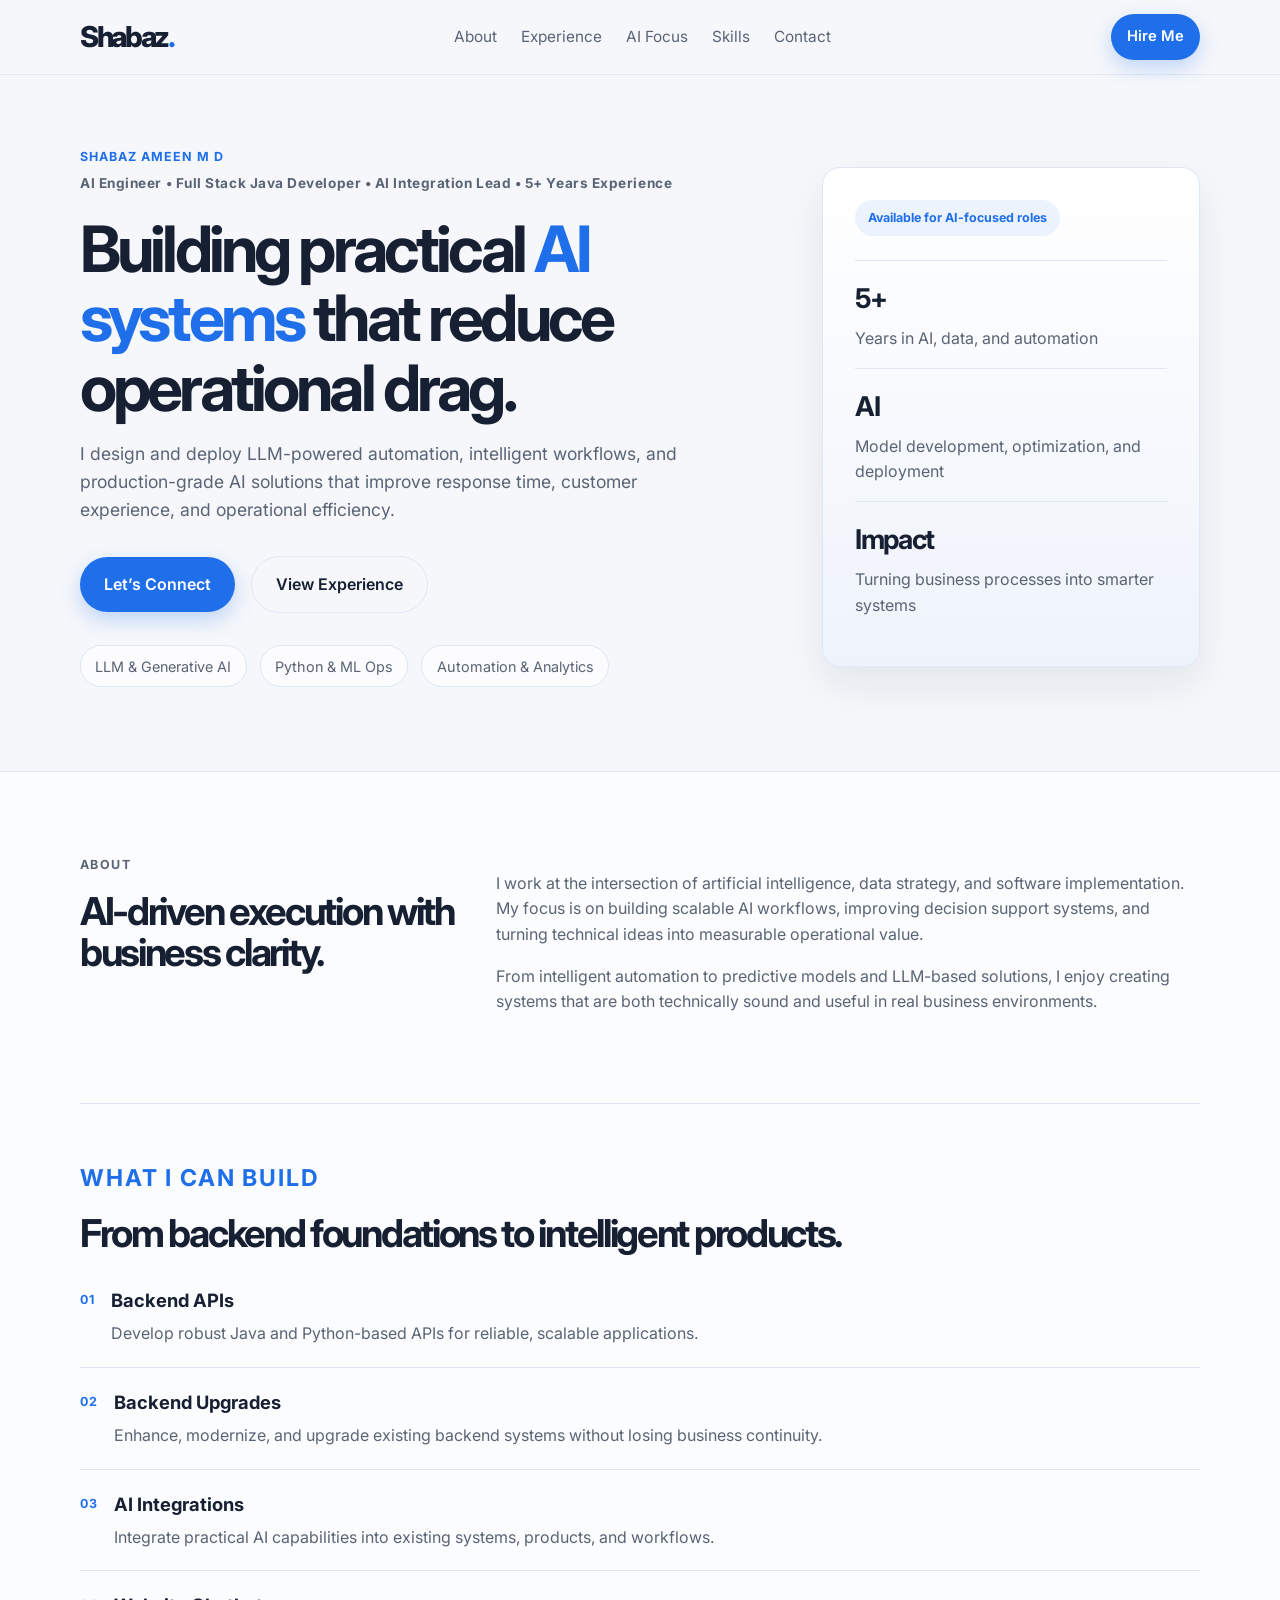
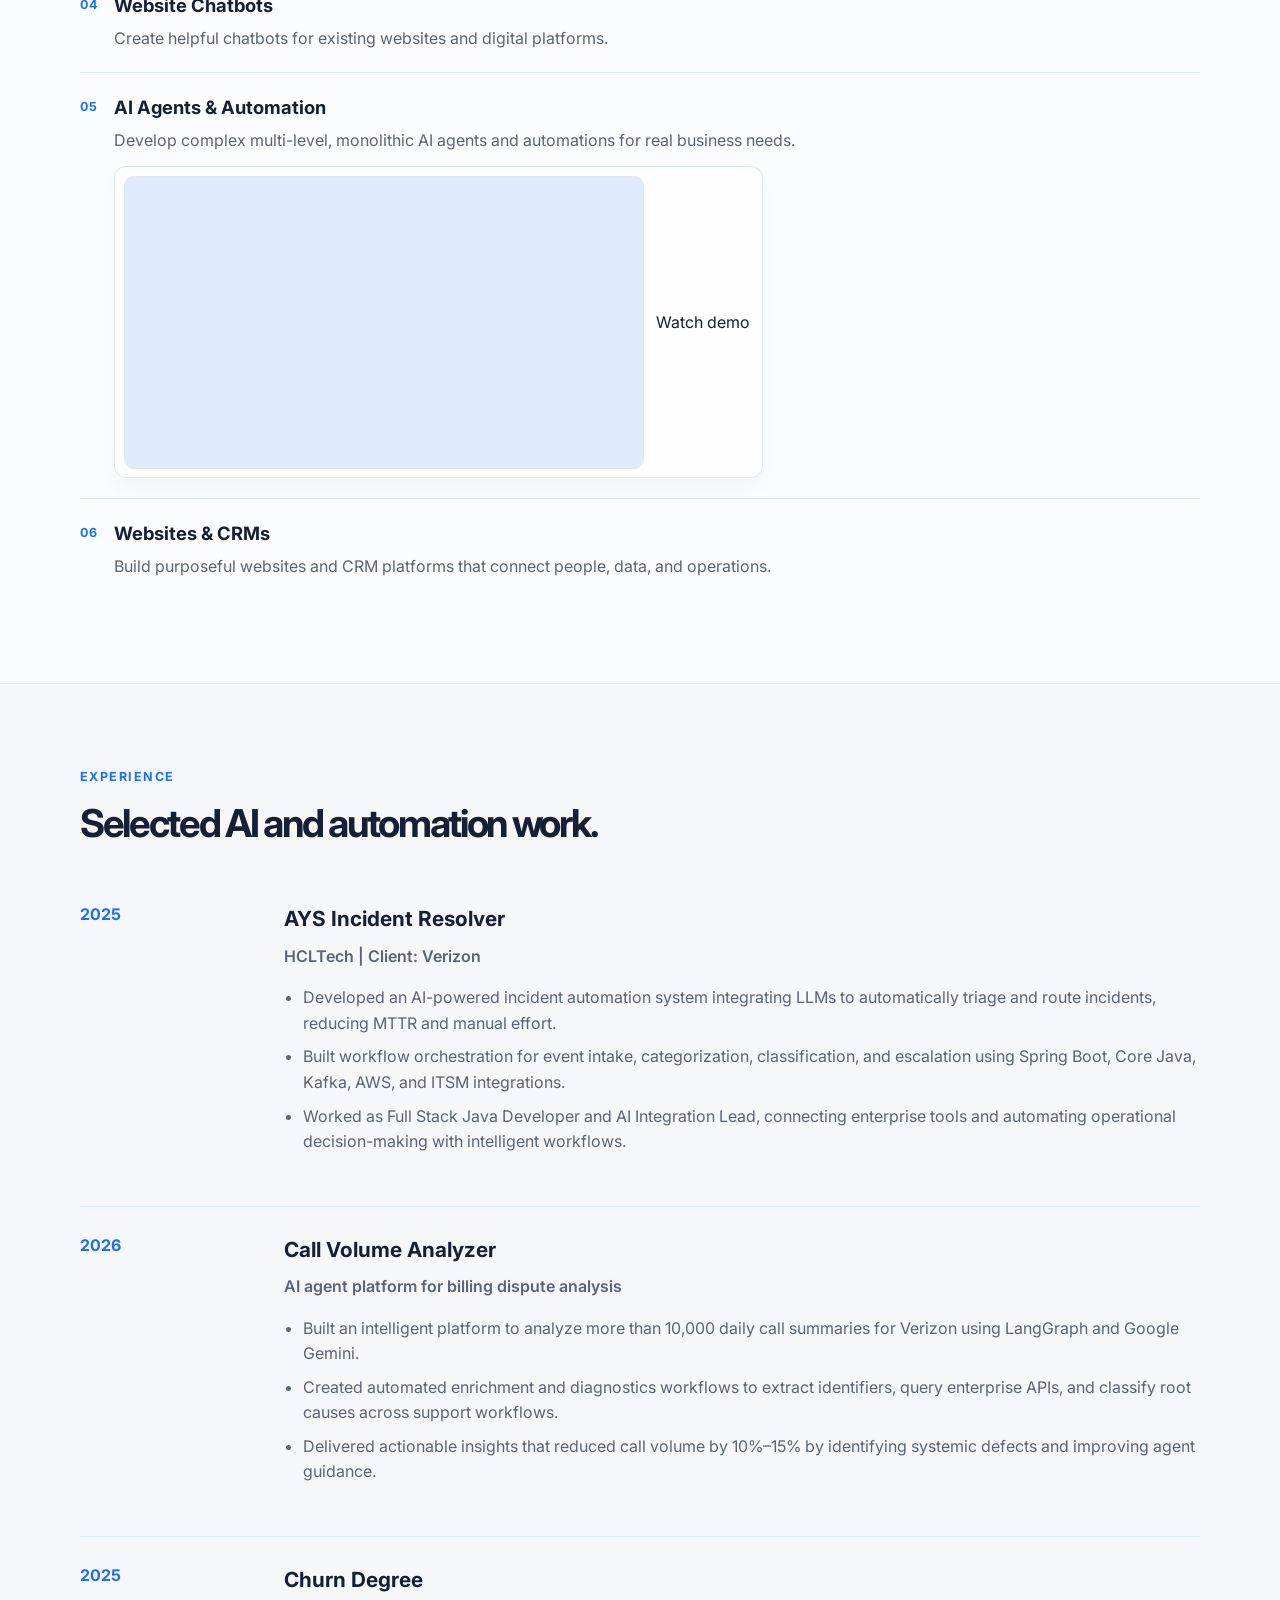
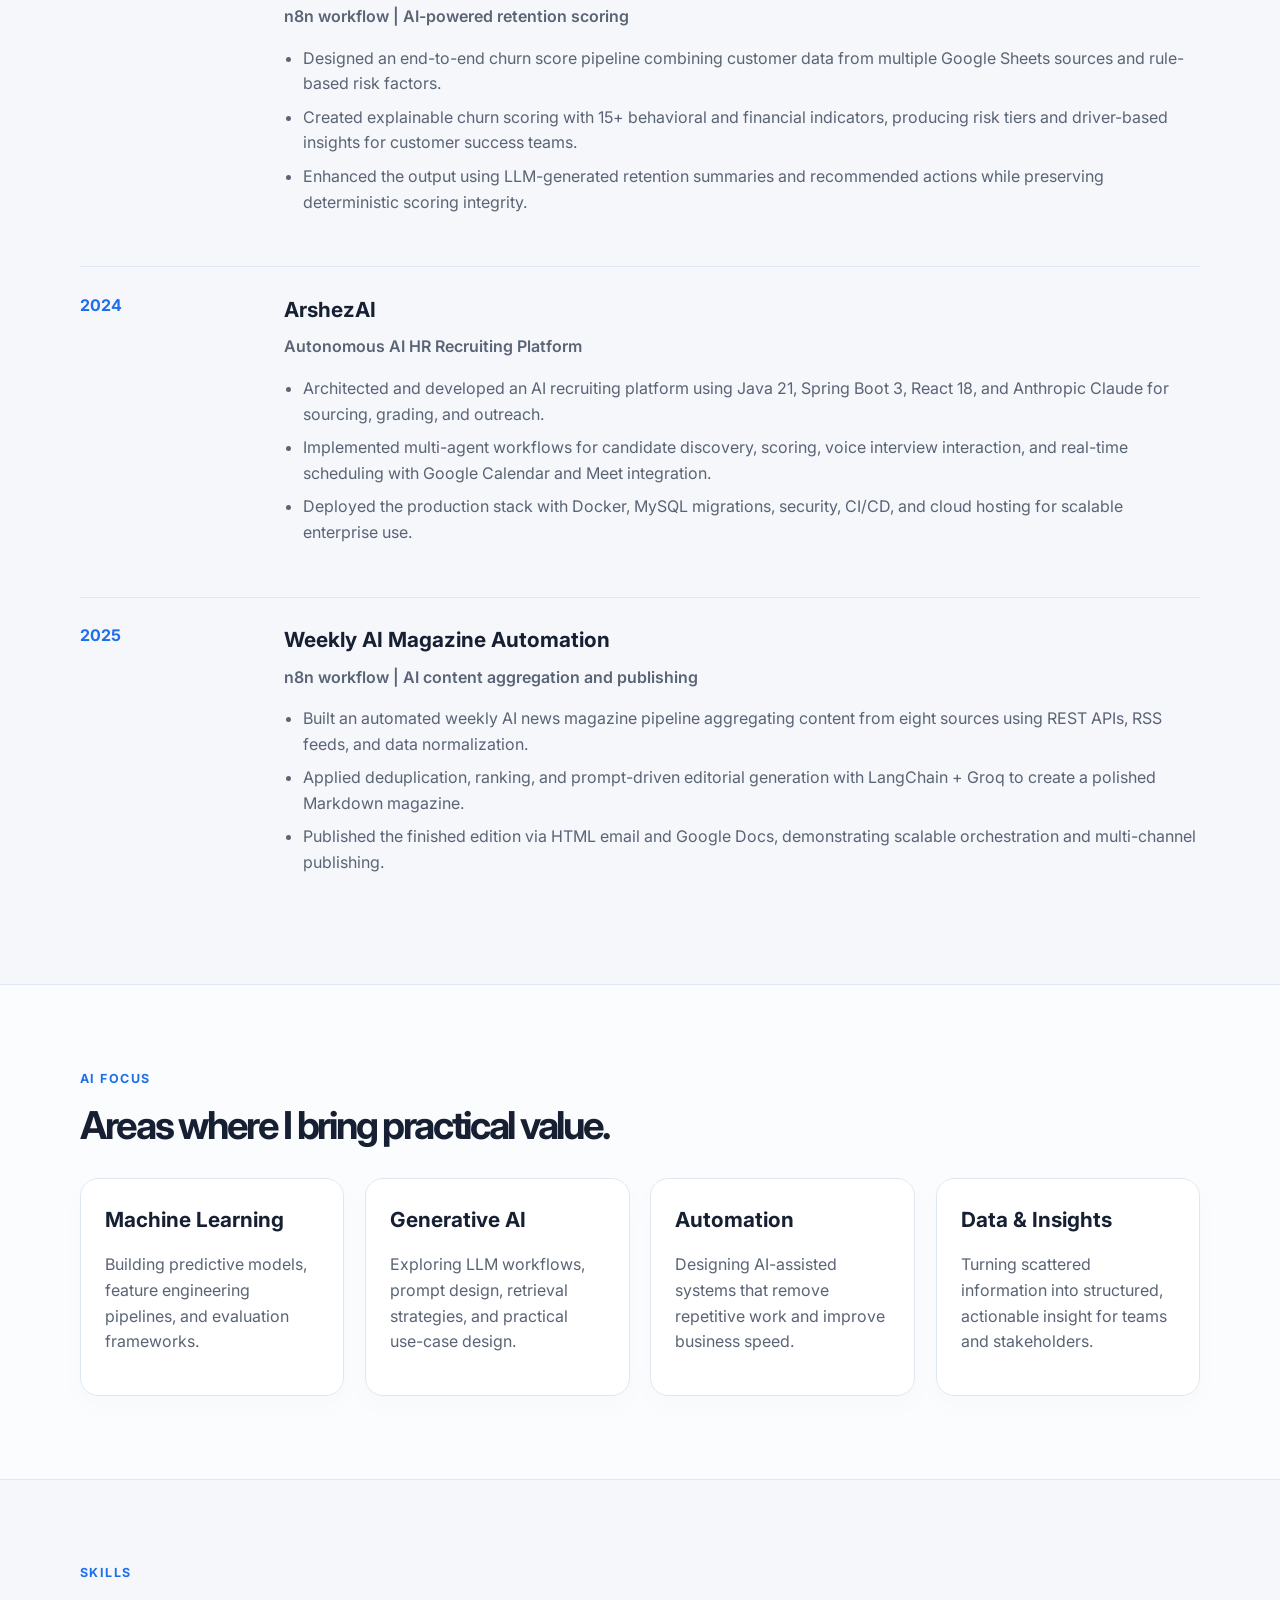
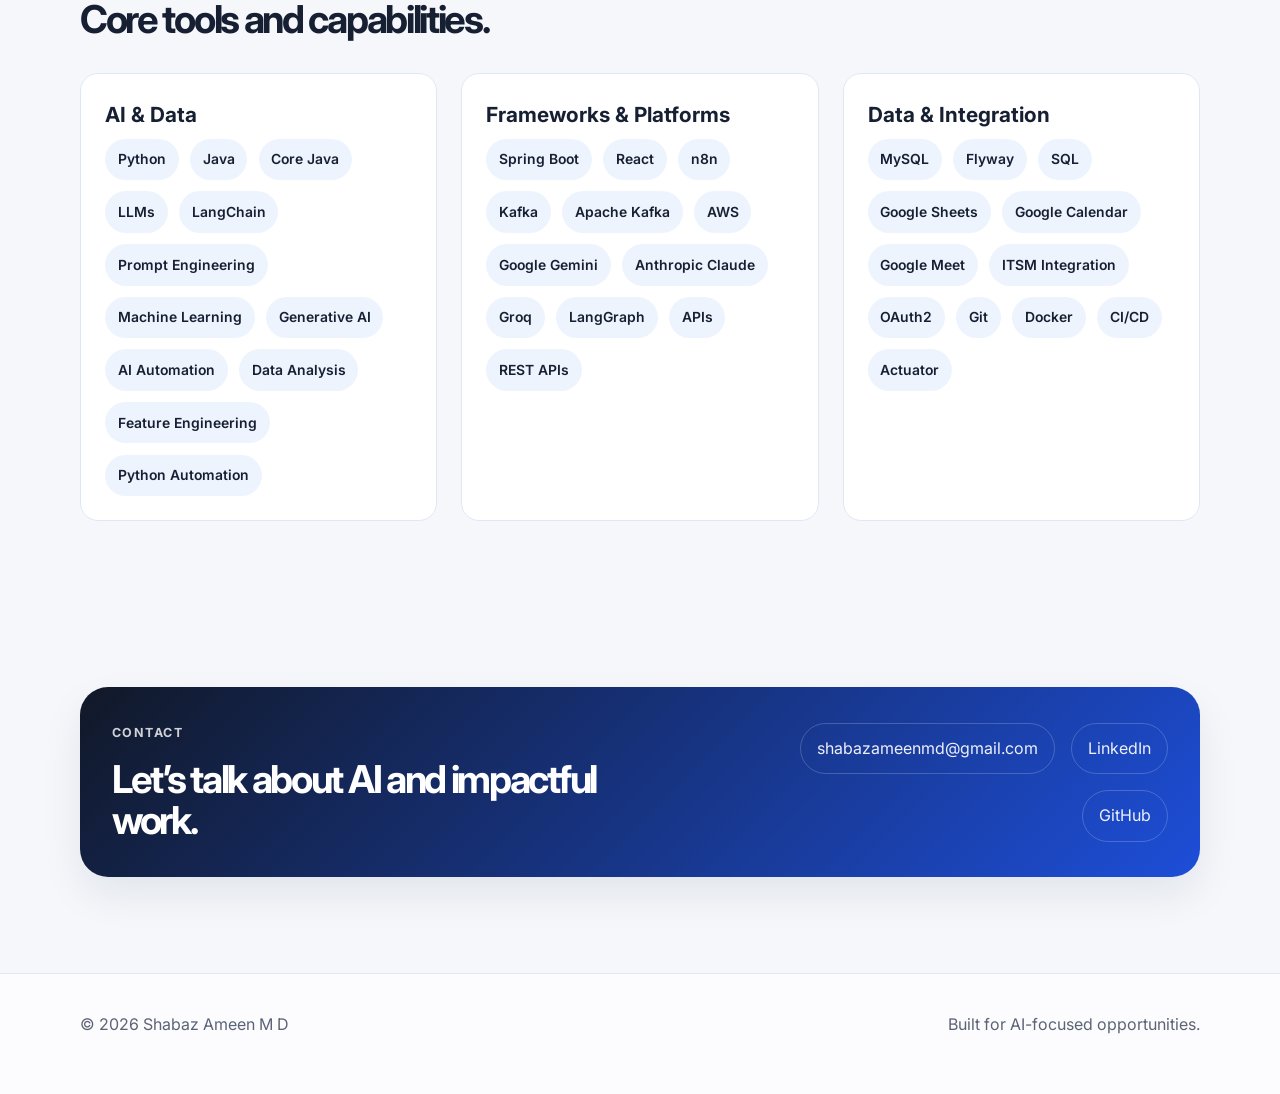
<file: index.html>
<!DOCTYPE html>
<html lang="en">
  <head>
    <meta charset="UTF-8" />
    <meta name="viewport" content="width=device-width, initial-scale=1.0" />
    <meta
      name="description"
      content="AI-focused portfolio website for a data and machine learning professional."
    />
    <title>Shabaz | AI Portfolio</title>
    <link rel="preconnect" href="https://fonts.googleapis.com" />
    <link rel="preconnect" href="https://fonts.gstatic.com" crossorigin />
    <link
      href="https://fonts.googleapis.com/css2?family=Inter:wght@400;500;600;700;800&display=swap"
      rel="stylesheet"
    />
    <link rel="stylesheet" href="styles.css" />
  </head>
  <body>
    <header class="site-header">
      <div class="container nav-wrap">
        <a href="#top" class="brand" aria-label="Home">Shabaz<span>.</span></a>
        <nav class="site-nav" aria-label="Main navigation">
          <a href="#about">About</a>
          <a href="#experience">Experience</a>
          <a href="#focus">AI Focus</a>
          <a href="#skills">Skills</a>
          <a href="#contact">Contact</a>
        </nav>
        <a href="#contact" class="button button-primary small">Hire Me</a>
      </div>
    </header>

    <main id="top">
      <section class="hero section">
        <div class="container hero-inner">
          <div class="hero-copy">
            <p class="eyebrow">Shabaz Ameen M D</p>
            <p class="eyebrow secondary-eyebrow">AI Engineer • Full Stack Java Developer • AI Integration Lead • 5+ Years Experience</p>
            <h1>
              Building practical <span>AI systems</span> that reduce operational drag.
            </h1>
            <p class="lead">
              I design and deploy LLM-powered automation, intelligent workflows, and production-grade
              AI solutions that improve response time, customer experience, and operational efficiency.
            </p>
            <div class="hero-actions">
              <a href="#contact" class="button button-primary">Let’s Connect</a>
              <a href="#experience" class="button button-secondary">View Experience</a>
            </div>
            <ul class="hero-meta" aria-label="Quick profile summary">
              <li>LLM & Generative AI</li>
              <li>Python & ML Ops</li>
              <li>Automation & Analytics</li>
            </ul>
          </div>
          <div class="hero-card" aria-label="Professional profile card">
            <div class="profile-badge">Available for AI-focused roles</div>
            <div class="mini-stat">
              <strong>5+</strong>
              <span>Years in AI, data, and automation</span>
            </div>
            <div class="mini-stat">
              <strong>AI</strong>
              <span>Model development, optimization, and deployment</span>
            </div>
            <div class="mini-stat">
              <strong>Impact</strong>
              <span>Turning business processes into smarter systems</span>
            </div>
          </div>
        </div>
      </section>

      <section id="about" class="section muted-section">
        <div class="container split-block">
          <div>
            <p class="section-tag">About</p>
            <h2>AI-driven execution with business clarity.</h2>
          </div>
          <div>
            <p>
              I work at the intersection of artificial intelligence, data strategy, and
              software implementation. My focus is on building scalable AI workflows,
              improving decision support systems, and turning technical ideas into
              measurable operational value.
            </p>
            <p>
              From intelligent automation to predictive models and LLM-based solutions,
              I enjoy creating systems that are both technically sound and useful in
              real business environments.
            </p>
          </div>
        </div>
        <div class="container build-section">
          <div class="section-heading">
            <p class="section-tag">What I can build</p>
            <h2>From backend foundations to intelligent products.</h2>
          </div>
          <ul class="build-list">
            <li class="build-item">
              <span class="build-number">01</span>
              <h3>Backend APIs</h3>
              <p>Develop robust Java and Python-based APIs for reliable, scalable applications.</p>
            </li>
            <li class="build-item">
              <span class="build-number">02</span>
              <h3>Backend Upgrades</h3>
              <p>Enhance, modernize, and upgrade existing backend systems without losing business continuity.</p>
            </li>
            <li class="build-item">
              <span class="build-number">03</span>
              <h3>AI Integrations</h3>
              <p>Integrate practical AI capabilities into existing systems, products, and workflows.</p>
            </li>
            <li class="build-item">
              <span class="build-number">04</span>
              <h3>Website Chatbots</h3>
              <p>Create helpful chatbots for existing websites and digital platforms.</p>
            </li>
            <li class="build-item">
              <span class="build-number">05</span>
              <h3>AI Agents & Automation</h3>
              <p>Develop complex multi-level, monolithic AI agents and automations for real business needs.</p>
              <div class="video-link">
                <iframe
                  class="video-thumb"
                  src="https://www.loom.com/embed/f15ad1527b0849ad9ffdea50b806119b?hide_owner=true&hide_share=true&hide_title=true"
                  title="AI Agents & Automation Loom demo"
                  frameborder="0"
                  allow="autoplay; fullscreen"
                  allowfullscreen
                ></iframe>
                <a
                  href="https://www.loom.com/share/f15ad1527b0849ad9ffdea50b806119b"
                  target="_blank"
                  rel="noreferrer"
                  aria-label="Watch AI Agents & Automation demo on Loom"
                >
                  Watch demo
                </a>
              </div>
            </li>
            <li class="build-item">
              <span class="build-number">06</span>
              <h3>Websites & CRMs</h3>
              <p>Build purposeful websites and CRM platforms that connect people, data, and operations.</p>
            </li>
          </ul>
        </div>
      </section>

      <section id="experience" class="section">
        <div class="container">
          <div class="section-heading">
            <p class="section-tag">Experience</p>
            <h2>Selected AI and automation work.</h2>
          </div>

          <div class="timeline">
            <article class="timeline-item">
              <div class="timeline-date">2025</div>
              <div class="timeline-content">
                <h3>AYS Incident Resolver</h3>
                <p class="meta">HCLTech | Client: Verizon</p>
                <ul>
                  <li>Developed an AI-powered incident automation system integrating LLMs to automatically triage and route incidents, reducing MTTR and manual effort.</li>
                  <li>Built workflow orchestration for event intake, categorization, classification, and escalation using Spring Boot, Core Java, Kafka, AWS, and ITSM integrations.</li>
                  <li>Worked as Full Stack Java Developer and AI Integration Lead, connecting enterprise tools and automating operational decision-making with intelligent workflows.</li>
                </ul>
              </div>
            </article>

            <article class="timeline-item">
              <div class="timeline-date">2026</div>
              <div class="timeline-content">
                <h3>Call Volume Analyzer</h3>
                <p class="meta">AI agent platform for billing dispute analysis</p>
                <ul>
                  <li>Built an intelligent platform to analyze more than 10,000 daily call summaries for Verizon using LangGraph and Google Gemini.</li>
                  <li>Created automated enrichment and diagnostics workflows to extract identifiers, query enterprise APIs, and classify root causes across support workflows.</li>
                  <li>Delivered actionable insights that reduced call volume by 10%–15% by identifying systemic defects and improving agent guidance.</li>
                </ul>
              </div>
            </article>

            <article class="timeline-item">
              <div class="timeline-date">2025</div>
              <div class="timeline-content">
                <h3>Churn Degree</h3>
                <p class="meta">n8n workflow | AI-powered retention scoring</p>
                <ul>
                  <li>Designed an end-to-end churn score pipeline combining customer data from multiple Google Sheets sources and rule-based risk factors.</li>
                  <li>Created explainable churn scoring with 15+ behavioral and financial indicators, producing risk tiers and driver-based insights for customer success teams.</li>
                  <li>Enhanced the output using LLM-generated retention summaries and recommended actions while preserving deterministic scoring integrity.</li>
                </ul>
              </div>
            </article>

            <article class="timeline-item">
              <div class="timeline-date">2024</div>
              <div class="timeline-content">
                <h3>ArshezAI</h3>
                <p class="meta">Autonomous AI HR Recruiting Platform</p>
                <ul>
                  <li>Architected and developed an AI recruiting platform using Java 21, Spring Boot 3, React 18, and Anthropic Claude for sourcing, grading, and outreach.</li>
                  <li>Implemented multi-agent workflows for candidate discovery, scoring, voice interview interaction, and real-time scheduling with Google Calendar and Meet integration.</li>
                  <li>Deployed the production stack with Docker, MySQL migrations, security, CI/CD, and cloud hosting for scalable enterprise use.</li>
                </ul>
              </div>
            </article>

            <article class="timeline-item">
              <div class="timeline-date">2025</div>
              <div class="timeline-content">
                <h3>Weekly AI Magazine Automation</h3>
                <p class="meta">n8n workflow | AI content aggregation and publishing</p>
                <ul>
                  <li>Built an automated weekly AI news magazine pipeline aggregating content from eight sources using REST APIs, RSS feeds, and data normalization.</li>
                  <li>Applied deduplication, ranking, and prompt-driven editorial generation with LangChain + Groq to create a polished Markdown magazine.</li>
                  <li>Published the finished edition via HTML email and Google Docs, demonstrating scalable orchestration and multi-channel publishing.</li>
                </ul>
              </div>
            </article>
          </div>
        </div>
      </section>

      <section id="focus" class="section muted-section">
        <div class="container">
          <div class="section-heading">
            <p class="section-tag">AI Focus</p>
            <h2>Areas where I bring practical value.</h2>
          </div>
          <div class="cards-grid">
            <article class="info-card">
              <h3>Machine Learning</h3>
              <p>Building predictive models, feature engineering pipelines, and evaluation frameworks.</p>
            </article>
            <article class="info-card">
              <h3>Generative AI</h3>
              <p>Exploring LLM workflows, prompt design, retrieval strategies, and practical use-case design.</p>
            </article>
            <article class="info-card">
              <h3>Automation</h3>
              <p>Designing AI-assisted systems that remove repetitive work and improve business speed.</p>
            </article>
            <article class="info-card">
              <h3>Data & Insights</h3>
              <p>Turning scattered information into structured, actionable insight for teams and stakeholders.</p>
            </article>
          </div>
        </div>
      </section>

      <section id="skills" class="section">
        <div class="container">
          <div class="section-heading">
            <p class="section-tag">Skills</p>
            <h2>Core tools and capabilities.</h2>
          </div>
          <div class="skills-wrap">
            <div class="skill-group">
              <h3>AI & Data</h3>
              <div class="tags">
                <span>Python</span>
                <span>Java</span>
                <span>Core Java</span>
                <span>LLMs</span>
                <span>LangChain</span>
                <span>Prompt Engineering</span>
                <span>Machine Learning</span>
                <span>Generative AI</span>
                <span>AI Automation</span>
                <span>Data Analysis</span>
                <span>Feature Engineering</span>
                <span>Python Automation</span>
              </div>
            </div>
            <div class="skill-group">
              <h3>Frameworks & Platforms</h3>
              <div class="tags">
                <span>Spring Boot</span>
                <span>React</span>
                <span>n8n</span>
                <span>Kafka</span>
                <span>Apache Kafka</span>
                <span>AWS</span>
                <span>Google Gemini</span>
                <span>Anthropic Claude</span>
                <span>Groq</span>
                <span>LangGraph</span>
                <span>APIs</span>
                <span>REST APIs</span>
              </div>
            </div>
            <div class="skill-group">
              <h3>Data & Integration</h3>
              <div class="tags">
                <span>MySQL</span>
                <span>Flyway</span>
                <span>SQL</span>
                <span>Google Sheets</span>
                <span>Google Calendar</span>
                <span>Google Meet</span>
                <span>ITSM Integration</span>
                <span>OAuth2</span>
                <span>Git</span>
                <span>Docker</span>
                <span>CI/CD</span>
                <span>Actuator</span>
              </div>
            </div>
          </div>
        </div>
      </section>

      <section id="contact" class="section contact-section">
        <div class="container contact-box">
          <div>
            <p class="section-tag">Contact</p>
            <h2>Let’s talk about AI and impactful work.</h2>
          </div>
          <div class="contact-links">
            <a href="mailto:shabazameenmd@gmail.com">shabazameenmd@gmail.com</a>
            <a href="https://www.linkedin.com/in/shabaz-amin" target="_blank" rel="noreferrer">LinkedIn</a>
            <a href="https://github.com" target="_blank" rel="noreferrer">GitHub</a>
          </div>
        </div>
      </section>
    </main>

    <footer class="site-footer">
      <div class="container footer-inner">
        <p>© <span id="year"></span> Shabaz Ameen M D</p>
        <p>Built for AI-focused opportunities.</p>
      </div>
    </footer>

    <script src="script.js"></script>
  </body>
</html>
</file>
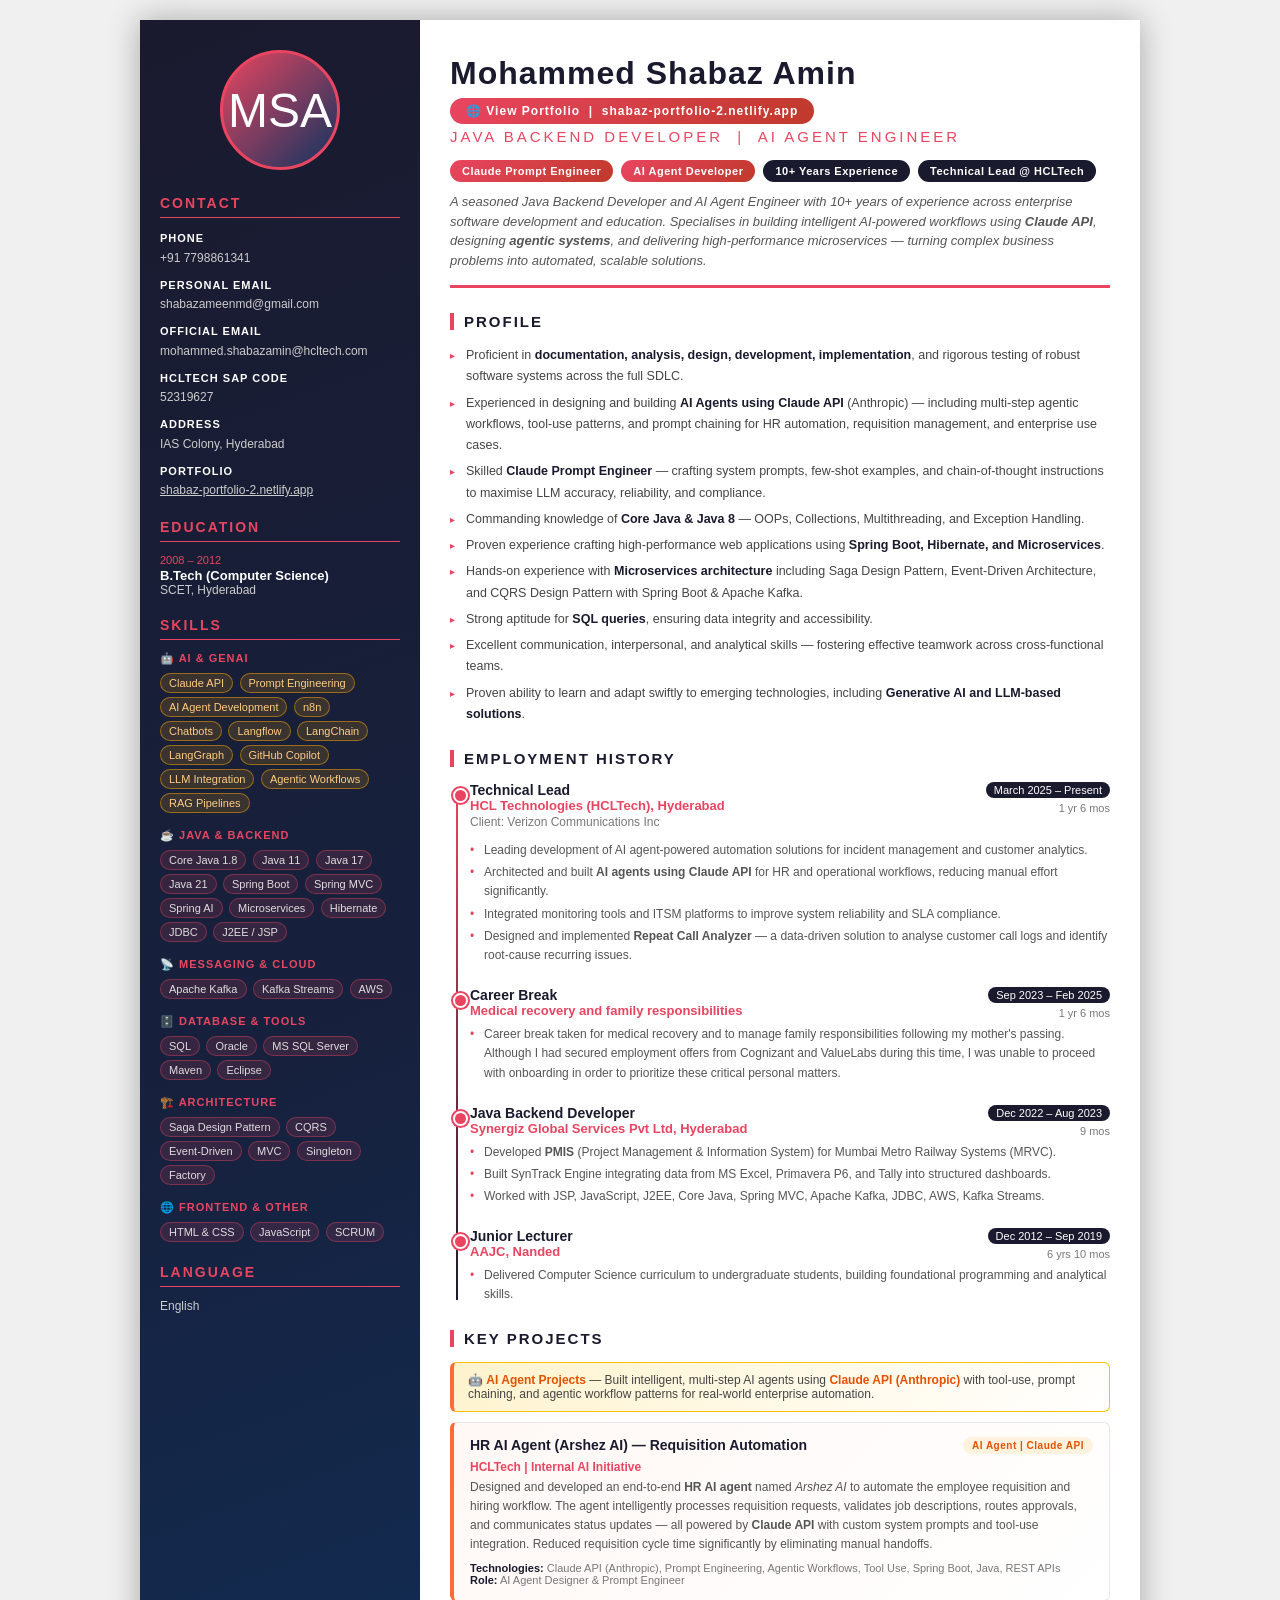
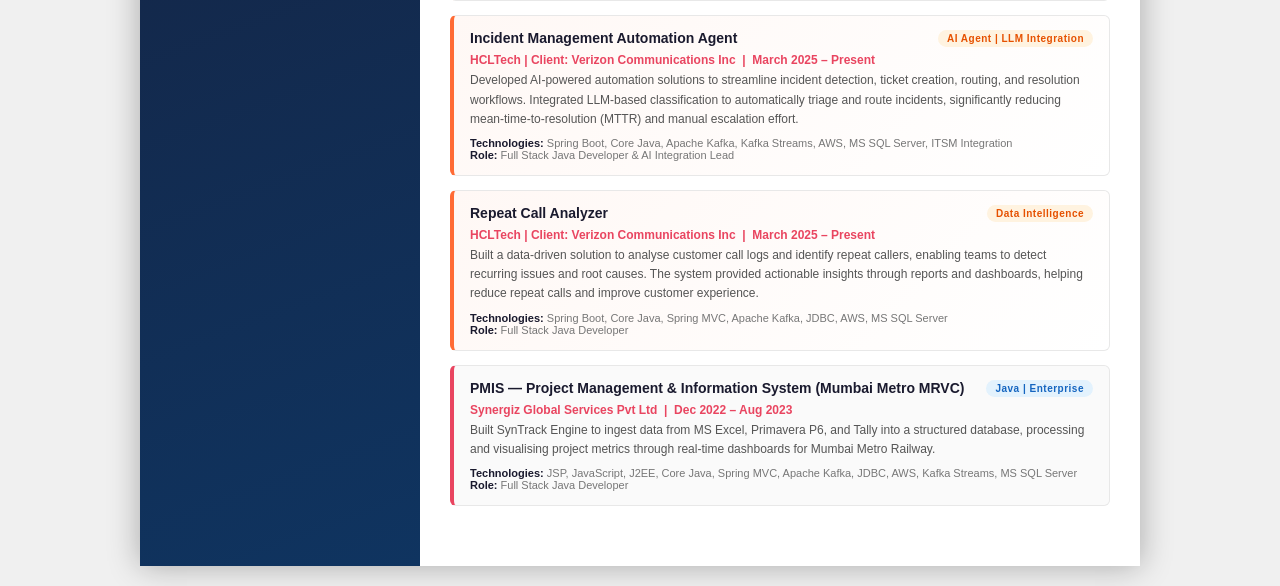
<file: Mohammed_Shabaz_Amin_Resume.html>
<!DOCTYPE html>
<html lang="en">
<head>
<meta charset="UTF-8">
<meta name="viewport" content="width=device-width, initial-scale=1.0">
<title>Mohammed Shabaz Amin - Resume</title>
<style>
  * { margin: 0; padding: 0; box-sizing: border-box; }
  body { font-family: 'Segoe UI', Arial, sans-serif; background: #f0f0f0; }

  .resume {
    display: grid;
    grid-template-columns: 280px 1fr;
    max-width: 1000px;
    margin: 20px auto;
    box-shadow: 0 0 30px rgba(0,0,0,0.3);
    min-height: 100vh;
  }

  /* LEFT SIDEBAR */
  .sidebar {
    background: linear-gradient(160deg, #1a1a2e 0%, #16213e 50%, #0f3460 100%);
    color: #fff;
    padding: 30px 20px;
  }

  .photo-container {
    text-align: center;
    margin-bottom: 25px;
  }

  .photo-placeholder {
    width: 120px;
    height: 120px;
    border-radius: 50%;
    background: linear-gradient(135deg, #e94560, #0f3460);
    margin: 0 auto 10px;
    display: flex;
    align-items: center;
    justify-content: center;
    font-size: 48px;
    color: #fff;
    border: 3px solid #e94560;
  }

  .sidebar h2 {
    font-size: 14px;
    color: #e94560;
    text-transform: uppercase;
    letter-spacing: 2px;
    margin: 20px 0 12px;
    border-bottom: 1px solid #e94560;
    padding-bottom: 6px;
  }

  .contact-item {
    margin-bottom: 10px;
    font-size: 12px;
    line-height: 1.5;
    color: #ccc;
  }

  .contact-item strong {
    color: #fff;
    display: block;
    font-size: 11px;
    text-transform: uppercase;
    letter-spacing: 1px;
    margin-bottom: 2px;
  }

  .education-item {
    margin-bottom: 12px;
    font-size: 12px;
    color: #ccc;
  }

  .education-item .degree {
    color: #fff;
    font-weight: bold;
    font-size: 13px;
  }

  .education-item .year {
    color: #e94560;
    font-size: 11px;
    margin-bottom: 2px;
  }

  /* Skills */
  .skill-category {
    margin-bottom: 14px;
  }

  .skill-category-title {
    font-size: 11px;
    color: #e94560;
    text-transform: uppercase;
    letter-spacing: 1px;
    margin-bottom: 6px;
    font-weight: bold;
  }

  .skill-tag {
    display: inline-block;
    background: rgba(233, 69, 96, 0.15);
    border: 1px solid rgba(233, 69, 96, 0.4);
    color: #ddd;
    padding: 3px 8px;
    border-radius: 12px;
    font-size: 11px;
    margin: 2px 2px 2px 0;
  }

  .skill-tag.ai {
    background: rgba(255, 165, 0, 0.15);
    border-color: rgba(255, 165, 0, 0.5);
    color: #ffcc80;
  }

  .lang-item {
    font-size: 12px;
    color: #ccc;
    margin-bottom: 5px;
  }

  /* RIGHT MAIN CONTENT */
  .main {
    background: #fff;
    padding: 35px 30px;
  }

  .header {
    border-bottom: 3px solid #e94560;
    padding-bottom: 15px;
    margin-bottom: 25px;
  }

  .header h1 {
    font-size: 32px;
    color: #1a1a2e;
    font-weight: 700;
    letter-spacing: 1px;
  }

  .header .title {
    font-size: 15px;
    color: #e94560;
    letter-spacing: 3px;
    text-transform: uppercase;
    margin-top: 4px;
    font-weight: 500;
  }

  .header .tagline {
    margin-top: 10px;
    font-size: 13px;
    color: #555;
    font-style: italic;
    line-height: 1.5;
  }

  /* Badge strip */
  .badge-strip {
    display: flex;
    flex-wrap: wrap;
    gap: 8px;
    margin: 15px 0 5px;
  }

  .badge {
    background: #1a1a2e;
    color: #fff;
    padding: 5px 12px;
    border-radius: 20px;
    font-size: 11px;
    font-weight: 600;
    letter-spacing: 0.5px;
  }

  .badge.ai-badge {
    background: linear-gradient(135deg, #e94560, #c0392b);
  }

  section { margin-bottom: 25px; }

  section h3 {
    font-size: 15px;
    color: #1a1a2e;
    text-transform: uppercase;
    letter-spacing: 2px;
    border-left: 4px solid #e94560;
    padding-left: 10px;
    margin-bottom: 15px;
    font-weight: 700;
  }

  /* Profile bullets */
  .profile-list {
    list-style: none;
    padding: 0;
  }

  .profile-list li {
    font-size: 12.5px;
    color: #444;
    line-height: 1.7;
    padding-left: 16px;
    position: relative;
    margin-bottom: 5px;
  }

  .profile-list li::before {
    content: '▸';
    color: #e94560;
    position: absolute;
    left: 0;
    font-size: 10px;
    top: 2px;
  }

  .profile-list li strong {
    color: #1a1a2e;
  }

  /* Timeline */
  .timeline { position: relative; padding-left: 20px; }

  .timeline::before {
    content: '';
    position: absolute;
    left: 6px;
    top: 5px;
    bottom: 5px;
    width: 2px;
    background: linear-gradient(to bottom, #e94560, #1a1a2e);
  }

  .timeline-item {
    position: relative;
    margin-bottom: 22px;
  }

  .timeline-item::before {
    content: '';
    position: absolute;
    left: -17px;
    top: 6px;
    width: 11px;
    height: 11px;
    background: #e94560;
    border-radius: 50%;
    border: 2px solid #fff;
    box-shadow: 0 0 0 2px #e94560;
  }

  .timeline-item .job-header {
    display: flex;
    justify-content: space-between;
    align-items: flex-start;
    flex-wrap: wrap;
  }

  .timeline-item .role {
    font-size: 14px;
    font-weight: 700;
    color: #1a1a2e;
  }

  .timeline-item .company {
    font-size: 13px;
    color: #e94560;
    font-weight: 600;
  }

  .timeline-item .period {
    font-size: 11px;
    background: #1a1a2e;
    color: #fff;
    padding: 2px 8px;
    border-radius: 10px;
    white-space: nowrap;
  }

  .period-group {
    display: flex;
    flex-direction: column;
    align-items: flex-end;
    gap: 4px;
  }

  .timeline-item .duration {
    font-size: 11px;
    color: #777;
    white-space: nowrap;
  }

  .timeline-item .client {
    font-size: 12px;
    color: #777;
    margin: 2px 0 6px;
  }

  .timeline-item ul {
    list-style: none;
    padding: 0;
    margin-top: 6px;
  }

  .timeline-item ul li {
    font-size: 12px;
    color: #555;
    padding-left: 14px;
    position: relative;
    margin-bottom: 3px;
    line-height: 1.6;
  }

  .timeline-item ul li::before {
    content: '•';
    color: #e94560;
    position: absolute;
    left: 0;
  }

  /* Projects */
  .project-card {
    border: 1px solid #e8e8e8;
    border-left: 4px solid #e94560;
    border-radius: 6px;
    padding: 14px 16px;
    margin-bottom: 14px;
    background: #fafafa;
  }

  .project-card.ai-project {
    border-left-color: #ff6b35;
    background: linear-gradient(135deg, #fff8f5, #fff);
  }

  .project-card .proj-header {
    display: flex;
    justify-content: space-between;
    align-items: flex-start;
    margin-bottom: 6px;
    flex-wrap: wrap;
    gap: 6px;
  }

  .project-card .proj-title {
    font-size: 14px;
    font-weight: 700;
    color: #1a1a2e;
  }

  .project-card .proj-badge {
    font-size: 10px;
    padding: 3px 9px;
    border-radius: 12px;
    font-weight: 600;
    letter-spacing: 0.5px;
  }

  .proj-badge.java { background: #e3f2fd; color: #1565c0; }
  .proj-badge.ai-tag { background: #fff3e0; color: #e65100; }

  .project-card .proj-org {
    font-size: 12px;
    color: #e94560;
    font-weight: 600;
    margin-bottom: 4px;
  }

  .project-card .proj-desc {
    font-size: 12px;
    color: #555;
    line-height: 1.6;
    margin-bottom: 8px;
  }

  .project-card .tech-stack {
    font-size: 11px;
    color: #777;
  }

  .project-card .tech-stack strong { color: #1a1a2e; }

  .ai-highlight {
    background: linear-gradient(135deg, #fff3cd, #fff);
    border: 1px solid #ffc107;
    border-left: 4px solid #ff6b35;
    border-radius: 6px;
    padding: 10px 14px;
    margin-bottom: 10px;
    font-size: 12px;
    color: #444;
  }

  .ai-highlight strong { color: #e65100; }

  @media print {
    body { background: none; }
    .resume { margin: 0; box-shadow: none; max-width: none; }
  }
</style>
</head>
<body>
<div class="resume">

  <!-- SIDEBAR -->
  <div class="sidebar">
    <div class="photo-container">
      <div class="photo-placeholder">MSA</div>
    </div>

    <h2>Contact</h2>
    <div class="contact-item">
      <strong>Phone</strong>+91 7798861341
    </div>
    <div class="contact-item">
      <strong>Personal Email</strong>shabazameenmd@gmail.com
    </div>
    <div class="contact-item">
      <strong>Official Email</strong>mohammed.shabazamin@hcltech.com
    </div>
    <div class="contact-item">
      <strong>HCLTech SAP Code</strong>52319627
    </div>
    <div class="contact-item">
      <strong>Address</strong>IAS Colony, Hyderabad
    </div>
    <div class="contact-item">
      <strong>Portfolio</strong><a href="https://shabaz-portfolio-2.netlify.app/" target="_blank" rel="noopener noreferrer" style="color:inherit;text-decoration:underline;">shabaz-portfolio-2.netlify.app</a>
    </div>

    <h2>Education</h2>
    <div class="education-item">
      <div class="year">2008 – 2012</div>
      <div class="degree">B.Tech (Computer Science)</div>
      <div>SCET, Hyderabad</div>
    </div>

    <h2>Skills</h2>

    <div class="skill-category">
      <div class="skill-category-title">🤖 AI &amp; GenAI</div>
      <span class="skill-tag ai">Claude API</span>
      <span class="skill-tag ai">Prompt Engineering</span>
      <span class="skill-tag ai">AI Agent Development</span>
      <span class="skill-tag ai">n8n</span>
      <span class="skill-tag ai">Chatbots</span>
      <span class="skill-tag ai">Langflow</span>
      <span class="skill-tag ai">LangChain</span>
      <span class="skill-tag ai">LangGraph</span>
      <span class="skill-tag ai">GitHub Copilot</span>
      <span class="skill-tag ai">LLM Integration</span>
      <span class="skill-tag ai">Agentic Workflows</span>
      <span class="skill-tag ai">RAG Pipelines</span>
    </div>

    <div class="skill-category">
      <div class="skill-category-title">☕ Java &amp; Backend</div>
      <span class="skill-tag">Core Java 1.8</span>
      <span class="skill-tag">Java 11</span>
      <span class="skill-tag">Java 17</span>
      <span class="skill-tag">Java 21</span>
      <span class="skill-tag">Spring Boot</span>
      <span class="skill-tag">Spring MVC</span>
      <span class="skill-tag">Spring AI</span>
      <span class="skill-tag">Microservices</span>
      <span class="skill-tag">Hibernate</span>
      <span class="skill-tag">JDBC</span>
      <span class="skill-tag">J2EE / JSP</span>
    </div>

    <div class="skill-category">
      <div class="skill-category-title">📡 Messaging &amp; Cloud</div>
      <span class="skill-tag">Apache Kafka</span>
      <span class="skill-tag">Kafka Streams</span>
      <span class="skill-tag">AWS</span>
    </div>

    <div class="skill-category">
      <div class="skill-category-title">🗄️ Database &amp; Tools</div>
      <span class="skill-tag">SQL</span>
      <span class="skill-tag">Oracle</span>
      <span class="skill-tag">MS SQL Server</span>
      <span class="skill-tag">Maven</span>
      <span class="skill-tag">Eclipse</span>
    </div>

    <div class="skill-category">
      <div class="skill-category-title">🏗️ Architecture</div>
      <span class="skill-tag">Saga Design Pattern</span>
      <span class="skill-tag">CQRS</span>
      <span class="skill-tag">Event-Driven</span>
      <span class="skill-tag">MVC</span>
      <span class="skill-tag">Singleton</span>
      <span class="skill-tag">Factory</span>
    </div>

    <div class="skill-category">
      <div class="skill-category-title">🌐 Frontend &amp; Other</div>
      <span class="skill-tag">HTML &amp; CSS</span>
      <span class="skill-tag">JavaScript</span>
      <span class="skill-tag">SCRUM</span>
    </div>

    <h2>Language</h2>
    <div class="lang-item">English</div>
  </div>

  <!-- MAIN CONTENT -->
  <div class="main">
    <div class="header">
      <h1>Mohammed Shabaz Amin</h1>
      <div style="margin-top:6px;margin-bottom:2px;">
        <a href="https://shabaz-portfolio-2.netlify.app/" target="_blank" rel="noopener noreferrer" style="display:inline-flex;align-items:center;gap:6px;background:linear-gradient(135deg,#e94560,#c0392b);color:#fff;text-decoration:none;font-size:12px;font-weight:600;letter-spacing:1px;padding:6px 16px;border-radius:20px;">
          🌐 View Portfolio &nbsp;|&nbsp; shabaz-portfolio-2.netlify.app
        </a>
      </div>
      <div class="title">Java Backend Developer &nbsp;|&nbsp; AI Agent Engineer</div>
      <div class="badge-strip">
        <span class="badge ai-badge">Claude Prompt Engineer</span>
        <span class="badge ai-badge">AI Agent Developer</span>
        <span class="badge">10+ Years Experience</span>
        <span class="badge">Technical Lead @ HCLTech</span>
      </div>
      <div class="tagline">
        A seasoned Java Backend Developer and AI Agent Engineer with 10+ years of experience across
        enterprise software development and education. Specialises in building intelligent AI-powered
        workflows using <strong>Claude API</strong>, designing <strong>agentic systems</strong>, and
        delivering high-performance microservices — turning complex business problems into
        automated, scalable solutions.
      </div>
    </div>

    <!-- PROFILE -->
    <section>
      <h3>Profile</h3>
      <ul class="profile-list">
        <li>Proficient in <strong>documentation, analysis, design, development, implementation</strong>, and rigorous testing of robust software systems across the full SDLC.</li>
        <li>Experienced in designing and building <strong>AI Agents using Claude API</strong> (Anthropic) — including multi-step agentic workflows, tool-use patterns, and prompt chaining for HR automation, requisition management, and enterprise use cases.</li>
        <li>Skilled <strong>Claude Prompt Engineer</strong> — crafting system prompts, few-shot examples, and chain-of-thought instructions to maximise LLM accuracy, reliability, and compliance.</li>
        <li>Commanding knowledge of <strong>Core Java &amp; Java 8</strong> — OOPs, Collections, Multithreading, and Exception Handling.</li>
        <li>Proven experience crafting high-performance web applications using <strong>Spring Boot, Hibernate, and Microservices</strong>.</li>
        <li>Hands-on experience with <strong>Microservices architecture</strong> including Saga Design Pattern, Event-Driven Architecture, and CQRS Design Pattern with Spring Boot &amp; Apache Kafka.</li>
        <li>Strong aptitude for <strong>SQL queries</strong>, ensuring data integrity and accessibility.</li>
        <li>Excellent communication, interpersonal, and analytical skills — fostering effective teamwork across cross-functional teams.</li>
        <li>Proven ability to learn and adapt swiftly to emerging technologies, including <strong>Generative AI and LLM-based solutions</strong>.</li>
      </ul>
    </section>

    <!-- EMPLOYMENT -->
    <section>
      <h3>Employment History</h3>
      <div class="timeline">

        <div class="timeline-item">
          <div class="job-header">
            <div>
              <div class="role">Technical Lead</div>
              <div class="company">HCL Technologies (HCLTech), Hyderabad</div>
              <div class="client">Client: Verizon Communications Inc</div>
            </div>
            <div class="period-group">
              <span class="period">March 2025 – Present</span>
              <span class="duration">1 yr 6 mos</span>
            </div>
          </div>
          <ul>
            <li>Leading development of AI agent-powered automation solutions for incident management and customer analytics.</li>
            <li>Architected and built <strong>AI agents using Claude API</strong> for HR and operational workflows, reducing manual effort significantly.</li>
            <li>Integrated monitoring tools and ITSM platforms to improve system reliability and SLA compliance.</li>
            <li>Designed and implemented <strong>Repeat Call Analyzer</strong> — a data-driven solution to analyse customer call logs and identify root-cause recurring issues.</li>
          </ul>
        </div>

        <div class="timeline-item">
          <div class="job-header">
            <div>
              <div class="role">Career Break</div>
              <div class="company">Medical recovery and family responsibilities</div>
            </div>
            <div class="period-group">
              <span class="period">Sep 2023 – Feb 2025</span>
              <span class="duration">1 yr 6 mos</span>
            </div>
          </div>
          <ul>
            <li>Career break taken for medical recovery and to manage family responsibilities following my mother's passing. Although I had secured employment offers from Cognizant and ValueLabs during this time, I was unable to proceed with onboarding in order to prioritize these critical personal matters.</li>
          </ul>
        </div>

        <div class="timeline-item">
          <div class="job-header">
            <div>
              <div class="role">Java Backend Developer</div>
              <div class="company">Synergiz Global Services Pvt Ltd, Hyderabad</div>
            </div>
            <div class="period-group">
              <span class="period">Dec 2022 – Aug 2023</span>
              <span class="duration">9 mos</span>
            </div>
          </div>
          <ul>
            <li>Developed <strong>PMIS</strong> (Project Management &amp; Information System) for Mumbai Metro Railway Systems (MRVC).</li>
            <li>Built SynTrack Engine integrating data from MS Excel, Primavera P6, and Tally into structured dashboards.</li>
            <li>Worked with JSP, JavaScript, J2EE, Core Java, Spring MVC, Apache Kafka, JDBC, AWS, Kafka Streams.</li>
          </ul>
        </div>

        <div class="timeline-item">
          <div class="job-header">
            <div>
              <div class="role">Junior Lecturer</div>
              <div class="company">AAJC, Nanded</div>
            </div>
            <div class="period-group">
              <span class="period">Dec 2012 – Sep 2019</span>
              <span class="duration">6 yrs 10 mos</span>
            </div>
          </div>
          <ul>
            <li>Delivered Computer Science curriculum to undergraduate students, building foundational programming and analytical skills.</li>
          </ul>
        </div>

      </div>
    </section>

    <!-- PROJECTS -->
    <section>
      <h3>Key Projects</h3>

      <!-- AI Projects -->
      <div class="ai-highlight">
        🤖 <strong>AI Agent Projects</strong> — Built intelligent, multi-step AI agents using <strong>Claude API (Anthropic)</strong> with tool-use, prompt chaining, and agentic workflow patterns for real-world enterprise automation.
      </div>

      <div class="project-card ai-project">
        <div class="proj-header">
          <div class="proj-title">HR AI Agent (Arshez AI) — Requisition Automation</div>
          <span class="proj-badge ai-tag">AI Agent | Claude API</span>
        </div>
        <div class="proj-org">HCLTech | Internal AI Initiative</div>
        <div class="proj-desc">
          Designed and developed an end-to-end <strong>HR AI agent</strong> named <em>Arshez AI</em> to automate the employee requisition and hiring workflow. The agent intelligently processes requisition requests, validates job descriptions, routes approvals, and communicates status updates — all powered by <strong>Claude API</strong> with custom system prompts and tool-use integration. Reduced requisition cycle time significantly by eliminating manual handoffs.
        </div>
        <div class="tech-stack">
          <strong>Technologies:</strong> Claude API (Anthropic), Prompt Engineering, Agentic Workflows, Tool Use, Spring Boot, Java, REST APIs<br>
          <strong>Role:</strong> AI Agent Designer &amp; Prompt Engineer
        </div>
      </div>

      <div class="project-card ai-project">
        <div class="proj-header">
          <div class="proj-title">Incident Management Automation Agent</div>
          <span class="proj-badge ai-tag">AI Agent | LLM Integration</span>
        </div>
        <div class="proj-org">HCLTech | Client: Verizon Communications Inc &nbsp;|&nbsp; March 2025 – Present</div>
        <div class="proj-desc">
          Developed AI-powered automation solutions to streamline incident detection, ticket creation, routing, and resolution workflows. Integrated LLM-based classification to automatically triage and route incidents, significantly reducing mean-time-to-resolution (MTTR) and manual escalation effort.
        </div>
        <div class="tech-stack">
          <strong>Technologies:</strong> Spring Boot, Core Java, Apache Kafka, Kafka Streams, AWS, MS SQL Server, ITSM Integration<br>
          <strong>Role:</strong> Full Stack Java Developer &amp; AI Integration Lead
        </div>
      </div>

      <div class="project-card ai-project">
        <div class="proj-header">
          <div class="proj-title">Repeat Call Analyzer</div>
          <span class="proj-badge ai-tag">Data Intelligence</span>
        </div>
        <div class="proj-org">HCLTech | Client: Verizon Communications Inc &nbsp;|&nbsp; March 2025 – Present</div>
        <div class="proj-desc">
          Built a data-driven solution to analyse customer call logs and identify repeat callers, enabling teams to detect recurring issues and root causes. The system provided actionable insights through reports and dashboards, helping reduce repeat calls and improve customer experience.
        </div>
        <div class="tech-stack">
          <strong>Technologies:</strong> Spring Boot, Core Java, Spring MVC, Apache Kafka, JDBC, AWS, MS SQL Server<br>
          <strong>Role:</strong> Full Stack Java Developer
        </div>
      </div>

      <div class="project-card">
        <div class="proj-header">
          <div class="proj-title">PMIS — Project Management &amp; Information System (Mumbai Metro MRVC)</div>
          <span class="proj-badge java">Java | Enterprise</span>
        </div>
        <div class="proj-org">Synergiz Global Services Pvt Ltd &nbsp;|&nbsp; Dec 2022 – Aug 2023</div>
        <div class="proj-desc">
          Built SynTrack Engine to ingest data from MS Excel, Primavera P6, and Tally into a structured database, processing and visualising project metrics through real-time dashboards for Mumbai Metro Railway.
        </div>
        <div class="tech-stack">
          <strong>Technologies:</strong> JSP, JavaScript, J2EE, Core Java, Spring MVC, Apache Kafka, JDBC, AWS, Kafka Streams, MS SQL Server<br>
          <strong>Role:</strong> Full Stack Java Developer
        </div>
      </div>

    </section>

  </div>
</div>
</body>
</html>
</file>
<file: styles.css>
:root {
  --bg: #f5f7fb;
  --panel: #ffffff;
  --panel-alt: #eef3fb;
  --text: #172033;
  --muted: #5a6475;
  --line: #dfe7f4;
  --primary: #1f6feb;
  --primary-soft: rgba(31, 111, 235, 0.08);
  --shadow: 0 18px 40px rgba(17, 24, 39, 0.08);
  --radius: 18px;
}

* {
  box-sizing: border-box;
}

html {
  scroll-behavior: smooth;
}

body {
  margin: 0;
  font-family: "Inter", sans-serif;
  background: var(--bg);
  color: var(--text);
  line-height: 1.6;
}

a {
  color: inherit;
  text-decoration: none;
}

img {
  max-width: 100%;
  display: block;
}

.container {
  width: min(1120px, calc(100% - 2rem));
  margin: 0 auto;
}

.section {
  padding: 5.2rem 0;
}

.muted-section {
  background: rgba(255, 255, 255, 0.65);
  border-top: 1px solid var(--line);
  border-bottom: 1px solid var(--line);
}

.site-header {
  position: sticky;
  top: 0;
  z-index: 20;
  backdrop-filter: blur(14px);
  background: rgba(245, 247, 251, 0.8);
  border-bottom: 1px solid rgba(223, 231, 244, 0.8);
}

.nav-wrap {
  display: flex;
  align-items: center;
  justify-content: space-between;
  min-height: 74px;
  gap: 1rem;
}

.brand {
  font-size: 1.8rem;
  font-weight: 800;
  letter-spacing: -0.08em;
}

.brand span {
  color: var(--primary);
}

.site-nav {
  display: flex;
  align-items: center;
  gap: 1.5rem;
  color: var(--muted);
  font-size: 0.96rem;
}

.site-nav a {
  transition: color 0.2s ease;
}

.site-nav a:hover,
.site-nav a:focus-visible {
  color: var(--text);
}

.button {
  display: inline-flex;
  align-items: center;
  justify-content: center;
  border-radius: 999px;
  font-weight: 600;
  transition: transform 0.2s ease, box-shadow 0.2s ease;
}

.button:hover,
.button:focus-visible {
  transform: translateY(-1px);
}

.button-primary {
  background: var(--primary);
  color: #fff;
  padding: 0.9rem 1.5rem;
  box-shadow: 0 8px 20px rgba(31, 111, 235, 0.25);
}

.button-secondary {
  background: transparent;
  color: var(--text);
  border: 1px solid var(--line);
  padding: 0.9rem 1.5rem;
}

.button.small {
  padding: 0.7rem 1rem;
  font-size: 0.92rem;
}

.hero {
  padding-top: 4.5rem;
}

.hero-inner {
  display: grid;
  grid-template-columns: 1.3fr 0.7fr;
  align-items: center;
  gap: 2.5rem;
}

.eyebrow,
.section-tag {
  margin: 0 0 1rem;
  color: var(--primary);
  font-weight: 700;
  font-size: 0.78rem;
  letter-spacing: 0.12em;
  text-transform: uppercase;
}

.eyebrow {
  margin-bottom: 0.4rem;
  letter-spacing: 0.08em;
}

.secondary-eyebrow {
  color: var(--muted);
  letter-spacing: 0.04em;
  text-transform: none;
  font-size: 0.85rem;
  margin-bottom: 1.2rem;
}

.hero-copy h1,
.section-heading h2,
.split-block h2,
.contact-box h2 {
  margin: 0;
  letter-spacing: -0.06em;
  line-height: 1.08;
  color: var(--text);
}

.hero-copy h1 {
  font-size: clamp(2.5rem, 5vw, 4.6rem);
  max-width: 620px;
}

.hero-copy h1 span {
  color: var(--primary);
}

.lead {
  margin-top: 1.15rem;
  max-width: 640px;
  font-size: 1.1rem;
  color: var(--muted);
}

.hero-actions {
  display: flex;
  align-items: center;
  gap: 1rem;
  margin-top: 2rem;
}

.hero-meta {
  list-style: none;
  padding: 0;
  margin: 2rem 0 0;
  display: flex;
  flex-wrap: wrap;
  gap: 0.8rem;
}

.hero-meta li {
  padding: 0.55rem 0.9rem;
  border: 1px solid var(--line);
  border-radius: 999px;
  background: rgba(255, 255, 255, 0.7);
  color: var(--muted);
  font-size: 0.9rem;
}

.hero-card {
  background: linear-gradient(180deg, rgba(255,255,255,0.96), rgba(238,243,251,0.96));
  border: 1px solid var(--line);
  border-radius: var(--radius);
  padding: 2rem;
  box-shadow: var(--shadow);
}

.profile-badge {
  display: inline-block;
  background: var(--primary-soft);
  color: var(--primary);
  padding: 0.5rem 0.8rem;
  border-radius: 999px;
  font-weight: 700;
  font-size: 0.78rem;
  margin-bottom: 1.5rem;
}

.mini-stat {
  display: grid;
  gap: 0.35rem;
  padding: 1rem 0;
  border-top: 1px solid var(--line);
}

.mini-stat:first-of-type {
  border-top: none;
  padding-top: 0;
}

.mini-stat strong {
  font-size: 1.7rem;
  letter-spacing: -0.05em;
}

.mini-stat span {
  color: var(--muted);
}

.split-block {
  display: grid;
  grid-template-columns: 0.6fr 1.1fr;
  gap: 2rem;
  align-items: start;
}

.split-block p,
.timeline-content p,
.info-card p,
.build-item p,
.contact-links a,
.site-footer p {
  color: var(--muted);
}

.section-heading {
  margin-bottom: 2rem;
}

.section-heading h2,
.split-block h2,
.build-section h2,
.contact-box h2 {
  font-size: clamp(2rem, 3vw, 3rem);
}

.build-section {
  margin-top: 4.5rem;
  padding-top: 3.5rem;
  border-top: 1px solid var(--line);
}

.build-section .section-tag {
  font-size: 1.45rem;
  letter-spacing: 0.08em;
}

.build-list {
  list-style: none;
  margin: 0;
  padding: 0;
  display: grid;
  grid-template-columns: 1fr;
  gap: 0;
}

.build-item {
  display: grid;
  grid-template-columns: auto 1fr;
  column-gap: 1rem;
  padding: 1.25rem 0;
  border-top: 1px solid var(--line);
}

.build-item:first-child {
  border-top: none;
  padding-top: 0;
}

.build-number {
  grid-row: span 3;
  color: var(--primary);
  font-size: 0.78rem;
  font-weight: 700;
  letter-spacing: 0.08em;
  padding-top: 0.25rem;
}

.build-item h3 {
  margin: 0 0 0.35rem;
  font-size: 1.15rem;
}

.build-item p {
  margin: 0;
}

.video-link {
  grid-column: 2;
  display: inline-flex;
  align-items: center;
  gap: 0.75rem;
  margin-top: 0.8rem;
  padding: 0.55rem 0.75rem 0.55rem 0.55rem;
  background: rgba(255, 255, 255, 0.8);
  border: 1px solid var(--line);
  border-radius: 12px;
  width: fit-content;
  max-width: 100%;
  box-shadow: 0 10px 20px rgba(15, 23, 42, 0.03);
}

.video-thumb {
  display: block;
  width: min(520px, 72vw);
  aspect-ratio: 16 / 9;
  height: auto;
  border-radius: 10px;
  border: 1px solid var(--line);
  background: #dfeafc;
}

.video-link span {
  font-weight: 700;
  color: var(--text);
  font-size: 0.92rem;
}

.timeline {
  display: grid;
  gap: 1.6rem;
}

.timeline-item {
  display: grid;
  grid-template-columns: 180px 1fr;
  gap: 1.5rem;
  padding: 1.6rem 0;
  border-top: 1px solid var(--line);
}

.timeline-item:first-child {
  border-top: none;
}

.timeline-date {
  font-weight: 700;
  color: var(--primary);
}

.timeline-content h3,
.info-card h3,
.skill-group h3 {
  margin: 0 0 0.5rem;
  font-size: 1.3rem;
}

.meta {
  margin: 0 0 1rem;
  font-weight: 600;
  color: var(--text);
}

.timeline-content ul {
  margin: 0;
  padding-left: 1.2rem;
  color: var(--muted);
}

.timeline-content li + li {
  margin-top: 0.5rem;
}

.cards-grid {
  display: grid;
  grid-template-columns: repeat(4, minmax(0, 1fr));
  gap: 1.3rem;
}

.info-card {
  background: var(--panel);
  border: 1px solid var(--line);
  border-radius: var(--radius);
  padding: 1.5rem;
  box-shadow: 0 10px 30px rgba(15, 23, 42, 0.02);
}

.skills-wrap {
  display: grid;
  grid-template-columns: repeat(3, minmax(0, 1fr));
  gap: 1.5rem;
}

.skill-group {
  background: var(--panel);
  border: 1px solid var(--line);
  border-radius: var(--radius);
  padding: 1.5rem;
}

.tags {
  display: flex;
  flex-wrap: wrap;
  gap: 0.7rem;
}

.tags span {
  display: inline-flex;
  align-items: center;
  padding: 0.6rem 0.8rem;
  border-radius: 999px;
  background: var(--primary-soft);
  color: var(--text);
  font-size: 0.87rem;
  font-weight: 600;
}

.contact-section {
  padding-bottom: 6rem;
}

.contact-box {
  background: linear-gradient(135deg, #111827, #1d4ed8);
  color: #fff;
  border-radius: 28px;
  padding: 2.2rem 2rem;
  display: flex;
  justify-content: space-between;
  align-items: center;
  gap: 2rem;
  box-shadow: var(--shadow);
}

.contact-box h2 {
  color: #fff;
}

.contact-box .section-tag {
  color: rgba(255, 255, 255, 0.8);
}

.contact-links {
  display: flex;
  flex-wrap: wrap;
  gap: 1rem;
  justify-content: flex-end;
}

.contact-links a {
  color: rgba(255, 255, 255, 0.92);
  border: 1px solid rgba(255,255,255,0.2);
  border-radius: 999px;
  padding: 0.75rem 1rem;
}

.site-footer {
  border-top: 1px solid var(--line);
  background: rgba(255,255,255,0.7);
  padding: 1.4rem 0 2.5rem;
}

.footer-inner {
  display: flex;
  align-items: center;
  justify-content: space-between;
  gap: 1rem;
}

@media (max-width: 900px) {
  .hero-inner,
  .split-block,
  .cards-grid,
  .skills-wrap,
  .build-list,
  .contact-box {
    grid-template-columns: 1fr;
  }

  .hero-inner,
  .split-block,
  .contact-box {
    display: grid;
  }

  .cards-grid,
  .skills-wrap,
  .build-list {
    display: grid;
  }

  .cards-grid {
    grid-template-columns: repeat(2, minmax(0, 1fr));
  }

  .skills-wrap {
    grid-template-columns: 1fr;
  }

  .contact-box {
    align-items: flex-start;
  }

  .contact-links {
    justify-content: flex-start;
  }
}

@media (max-width: 720px) {
  .site-nav {
    display: none;
  }

  .nav-wrap {
    justify-content: space-between;
  }

  .timeline-item {
    grid-template-columns: 1fr;
    gap: 0.7rem;
  }

  .cards-grid {
    grid-template-columns: 1fr;
  }

  .hero-actions,
  .footer-inner {
    flex-direction: column;
    align-items: flex-start;
  }

  .button,
  .button-primary,
  .button-secondary {
    width: 100%;
  }
}
</file>
